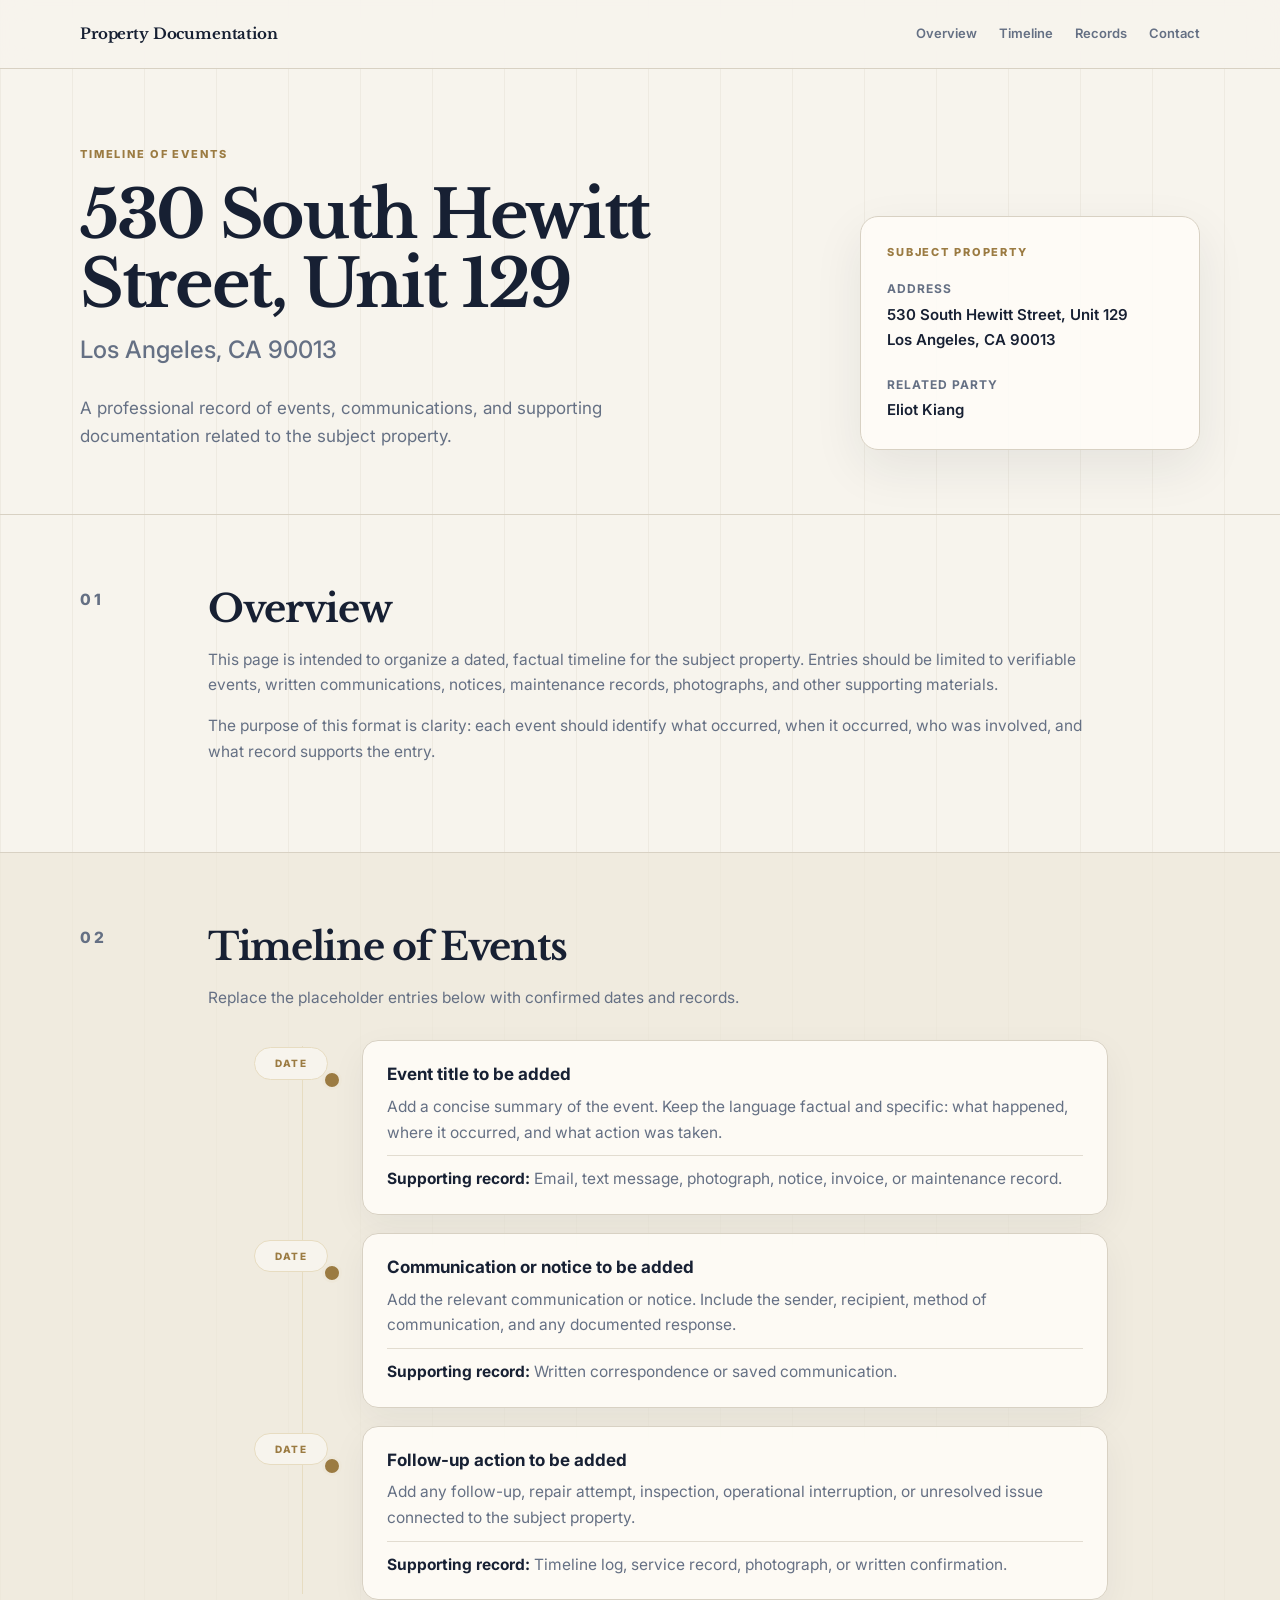
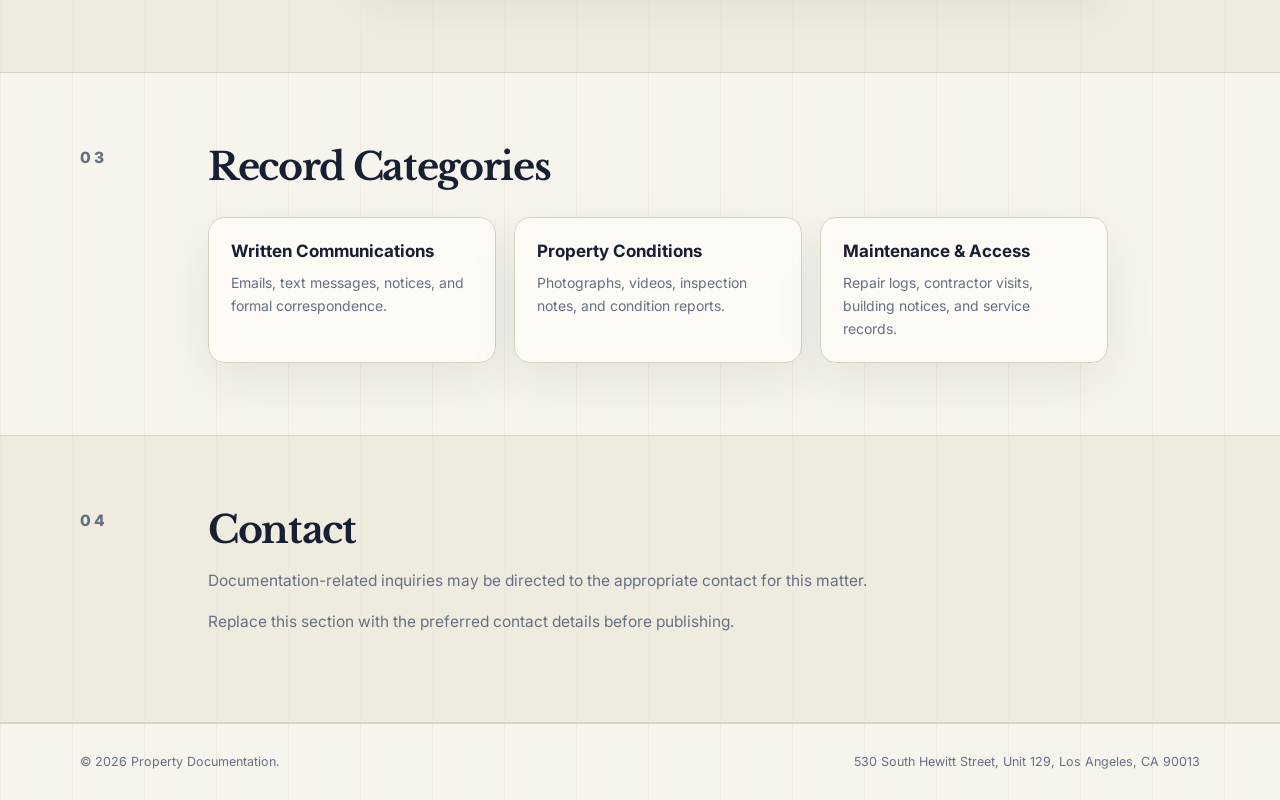
<file: professional-timeline-site/index.html>
<!doctype html>
<html lang="en">
<head>
  <meta charset="utf-8">
  <meta name="viewport" content="width=device-width, initial-scale=1">
  <title>530 South Hewitt Street, Unit 129</title>
  <meta name="description" content="Professional timeline of events for 530 South Hewitt Street, Unit 129, Los Angeles, CA 90013. Eliot Kiang.">
  <link rel="preconnect" href="https://fonts.googleapis.com">
  <link rel="preconnect" href="https://fonts.gstatic.com" crossorigin>
  <link href="https://fonts.googleapis.com/css2?family=Libre+Baskerville:wght@400;700&family=Inter:wght@400;500;600;700&display=swap" rel="stylesheet">
  <link rel="stylesheet" href="styles.css">
</head>
<body>
  <header class="site-header">
    <div class="container header-inner">
      <a class="site-title" href="#top">Property Documentation</a>
      <nav aria-label="Primary navigation">
        <a href="#overview">Overview</a>
        <a href="#timeline">Timeline</a>
        <a href="#records">Records</a>
        <a href="#contact">Contact</a>
      </nav>
    </div>
  </header>

  <main id="top">
    <section class="hero">
      <div class="container hero-grid">
        <div class="hero-copy">
          <p class="kicker">Timeline of Events</p>
          <h1>530 South Hewitt Street, Unit 129</h1>
          <p class="subhead">Los Angeles, CA 90013</p>
          <p class="intro">
            A professional record of events, communications, and supporting documentation
            related to the subject property.
          </p>
        </div>

        <aside class="property-card" aria-label="Property details">
          <p class="card-label">Subject Property</p>
          <dl>
            <div>
              <dt>Address</dt>
              <dd>530 South Hewitt Street, Unit 129<br>Los Angeles, CA 90013</dd>
            </div>
            <div>
              <dt>Related Party</dt>
              <dd>Eliot Kiang</dd>
            </div>
          </dl>
        </aside>
      </div>
    </section>

    <section id="overview" class="section">
      <div class="container content-grid">
        <div>
          <p class="section-number">01</p>
        </div>
        <div>
          <h2>Overview</h2>
          <p>
            This page is intended to organize a dated, factual timeline for the subject property.
            Entries should be limited to verifiable events, written communications, notices,
            maintenance records, photographs, and other supporting materials.
          </p>
          <p>
            The purpose of this format is clarity: each event should identify what occurred,
            when it occurred, who was involved, and what record supports the entry.
          </p>
        </div>
      </div>
    </section>

    <section id="timeline" class="section section-alt">
      <div class="container content-grid">
        <div>
          <p class="section-number">02</p>
        </div>
        <div>
          <div class="section-heading-row">
            <div>
              <h2>Timeline of Events</h2>
              <p class="section-note">Replace the placeholder entries below with confirmed dates and records.</p>
            </div>
          </div>

          <div class="timeline">
            <article class="timeline-entry">
              <div class="timeline-date">
                <span>DATE</span>
              </div>
              <div class="timeline-body">
                <h3>Event title to be added</h3>
                <p>
                  Add a concise summary of the event. Keep the language factual and specific:
                  what happened, where it occurred, and what action was taken.
                </p>
                <p class="source-line"><strong>Supporting record:</strong> Email, text message, photograph, notice, invoice, or maintenance record.</p>
              </div>
            </article>

            <article class="timeline-entry">
              <div class="timeline-date">
                <span>DATE</span>
              </div>
              <div class="timeline-body">
                <h3>Communication or notice to be added</h3>
                <p>
                  Add the relevant communication or notice. Include the sender, recipient,
                  method of communication, and any documented response.
                </p>
                <p class="source-line"><strong>Supporting record:</strong> Written correspondence or saved communication.</p>
              </div>
            </article>

            <article class="timeline-entry">
              <div class="timeline-date">
                <span>DATE</span>
              </div>
              <div class="timeline-body">
                <h3>Follow-up action to be added</h3>
                <p>
                  Add any follow-up, repair attempt, inspection, operational interruption,
                  or unresolved issue connected to the subject property.
                </p>
                <p class="source-line"><strong>Supporting record:</strong> Timeline log, service record, photograph, or written confirmation.</p>
              </div>
            </article>
          </div>
        </div>
      </div>
    </section>

    <section id="records" class="section">
      <div class="container content-grid">
        <div>
          <p class="section-number">03</p>
        </div>
        <div>
          <h2>Record Categories</h2>
          <div class="record-grid">
            <article class="record-card">
              <h3>Written Communications</h3>
              <p>Emails, text messages, notices, and formal correspondence.</p>
            </article>
            <article class="record-card">
              <h3>Property Conditions</h3>
              <p>Photographs, videos, inspection notes, and condition reports.</p>
            </article>
            <article class="record-card">
              <h3>Maintenance & Access</h3>
              <p>Repair logs, contractor visits, building notices, and service records.</p>
            </article>
          </div>
        </div>
      </div>
    </section>

    <section id="contact" class="section section-alt">
      <div class="container content-grid">
        <div>
          <p class="section-number">04</p>
        </div>
        <div>
          <h2>Contact</h2>
          <p>
            Documentation-related inquiries may be directed to the appropriate contact for this matter.
          </p>
          <p class="small-note">Replace this section with the preferred contact details before publishing.</p>
        </div>
      </div>
    </section>
  </main>

  <footer class="site-footer">
    <div class="container footer-inner">
      <p>&copy; <span id="year"></span> Property Documentation.</p>
      <p>530 South Hewitt Street, Unit 129, Los Angeles, CA 90013</p>
    </div>
  </footer>

  <script src="script.js"></script>
</body>
</html>
</file>
<file: professional-timeline-site/styles.css>
* {
  box-sizing: border-box;
}

:root {
  --paper: #f7f4ed;
  --paper-deep: #eee8da;
  --ink: #172033;
  --muted: #657084;
  --line: #d8d1c3;
  --card: #fffdf8;
  --navy: #172033;
  --gold: #9b7b42;
  --gold-soft: #e7dcc1;
  --shadow: 0 18px 50px rgba(23, 32, 51, 0.08);
  --max: 1120px;
}

html {
  scroll-behavior: smooth;
}

body {
  margin: 0;
  color: var(--ink);
  background:
    linear-gradient(90deg, rgba(216, 209, 195, 0.28) 1px, transparent 1px),
    linear-gradient(var(--paper), var(--paper));
  background-size: 72px 72px, auto;
  font-family: Inter, system-ui, -apple-system, BlinkMacSystemFont, "Segoe UI", sans-serif;
  line-height: 1.65;
}

a {
  color: inherit;
}

.container {
  width: min(100% - 44px, var(--max));
  margin: 0 auto;
}

.site-header {
  position: sticky;
  top: 0;
  z-index: 20;
  background: rgba(247, 244, 237, 0.92);
  border-bottom: 1px solid var(--line);
  backdrop-filter: blur(14px);
}

.header-inner {
  min-height: 68px;
  display: flex;
  align-items: center;
  justify-content: space-between;
  gap: 24px;
}

.site-title {
  font-family: "Libre Baskerville", Georgia, serif;
  font-size: 15px;
  font-weight: 700;
  text-decoration: none;
  letter-spacing: -0.01em;
}

nav {
  display: flex;
  gap: 22px;
  flex-wrap: wrap;
  justify-content: flex-end;
}

nav a {
  color: var(--muted);
  font-size: 13px;
  font-weight: 600;
  text-decoration: none;
}

nav a:hover {
  color: var(--ink);
}

.hero {
  padding: 76px 0 64px;
  border-bottom: 1px solid var(--line);
}

.hero-grid {
  display: grid;
  grid-template-columns: minmax(0, 1fr) 340px;
  gap: 48px;
  align-items: end;
}

.kicker,
.card-label,
.section-number {
  margin: 0;
  color: var(--gold);
  font-size: 11px;
  font-weight: 800;
  letter-spacing: 0.17em;
  text-transform: uppercase;
}

.kicker {
  margin-bottom: 18px;
}

h1,
h2,
h3,
p {
  margin-top: 0;
}

h1,
h2 {
  font-family: "Libre Baskerville", Georgia, serif;
  font-weight: 700;
  letter-spacing: -0.035em;
}

h1 {
  max-width: 780px;
  margin-bottom: 12px;
  font-size: clamp(38px, 5.2vw, 66px);
  line-height: 1.04;
}

h2 {
  margin-bottom: 16px;
  font-size: clamp(26px, 3vw, 38px);
  line-height: 1.15;
}

h3 {
  margin-bottom: 8px;
  font-size: 17px;
  line-height: 1.35;
}

.subhead {
  margin-bottom: 24px;
  color: var(--muted);
  font-size: clamp(18px, 2vw, 24px);
  font-weight: 500;
}

.intro {
  max-width: 640px;
  margin-bottom: 0;
  color: var(--muted);
  font-size: 17px;
}

.property-card,
.record-card {
  background: rgba(255, 253, 248, 0.86);
  border: 1px solid var(--line);
  box-shadow: var(--shadow);
}

.property-card {
  padding: 26px;
  border-radius: 18px;
}

.property-card dl {
  display: grid;
  gap: 22px;
  margin: 18px 0 0;
}

.property-card dt {
  margin-bottom: 4px;
  color: var(--muted);
  font-size: 12px;
  font-weight: 700;
  text-transform: uppercase;
  letter-spacing: 0.08em;
}

.property-card dd {
  margin: 0;
  color: var(--ink);
  font-size: 15px;
  font-weight: 600;
}

.section {
  padding: 72px 0;
}

.section-alt {
  background: rgba(238, 232, 218, 0.72);
  border-top: 1px solid var(--line);
  border-bottom: 1px solid var(--line);
}

.content-grid {
  display: grid;
  grid-template-columns: 92px minmax(0, 1fr);
  gap: 36px;
}

.content-grid > div:last-child {
  max-width: 900px;
}

.content-grid p {
  color: var(--muted);
  font-size: 15.5px;
}

.section-note,
.small-note,
.source-line {
  color: var(--muted);
  font-size: 13.5px;
}

.timeline {
  position: relative;
  display: grid;
  gap: 18px;
  margin-top: 30px;
}

.timeline::before {
  content: "";
  position: absolute;
  top: 6px;
  bottom: 6px;
  left: 94px;
  width: 1px;
  background: var(--gold-soft);
}

.timeline-entry {
  position: relative;
  display: grid;
  grid-template-columns: 120px minmax(0, 1fr);
  gap: 34px;
  align-items: start;
}

.timeline-date {
  padding-top: 7px;
  text-align: right;
}

.timeline-date span {
  display: inline-flex;
  min-width: 74px;
  justify-content: center;
  padding: 7px 10px;
  border: 1px solid var(--gold-soft);
  border-radius: 999px;
  color: var(--gold);
  background: var(--paper);
  font-size: 10px;
  font-weight: 800;
  letter-spacing: 0.12em;
}

.timeline-body {
  position: relative;
  padding: 22px 24px;
  border: 1px solid var(--line);
  border-radius: 16px;
  background: rgba(255, 253, 248, 0.88);
  box-shadow: 0 12px 36px rgba(23, 32, 51, 0.05);
}

.timeline-body::before {
  content: "";
  position: absolute;
  top: 29px;
  left: -41px;
  width: 14px;
  height: 14px;
  border: 3px solid var(--paper-deep);
  border-radius: 50%;
  background: var(--gold);
}

.timeline-body p {
  margin-bottom: 10px;
}

.timeline-body p:last-child {
  margin-bottom: 0;
}

.source-line {
  padding-top: 10px;
  border-top: 1px solid rgba(216, 209, 195, 0.72);
}

.source-line strong {
  color: var(--ink);
}

.record-grid {
  display: grid;
  grid-template-columns: repeat(3, 1fr);
  gap: 18px;
  margin-top: 28px;
}

.record-card {
  padding: 22px;
  border-radius: 16px;
}

.record-card p {
  margin-bottom: 0;
  font-size: 14px;
}

.site-footer {
  padding: 28px 0;
  border-top: 1px solid var(--line);
}

.footer-inner {
  display: flex;
  justify-content: space-between;
  gap: 18px;
  color: var(--muted);
  font-size: 12.5px;
}

.footer-inner p {
  margin: 0;
}

@media (max-width: 820px) {
  .header-inner {
    align-items: flex-start;
    flex-direction: column;
    padding: 18px 0;
  }

  nav {
    justify-content: flex-start;
  }

  .hero {
    padding: 54px 0;
  }

  .hero-grid,
  .content-grid,
  .record-grid {
    grid-template-columns: 1fr;
  }

  .content-grid {
    gap: 16px;
  }

  .section-number {
    margin-bottom: 0;
  }

  .timeline::before {
    left: 13px;
  }

  .timeline-entry {
    grid-template-columns: 1fr;
    gap: 10px;
    padding-left: 38px;
  }

  .timeline-date {
    text-align: left;
  }

  .timeline-body::before {
    left: -32px;
  }

  .footer-inner {
    flex-direction: column;
  }
}
</file>
